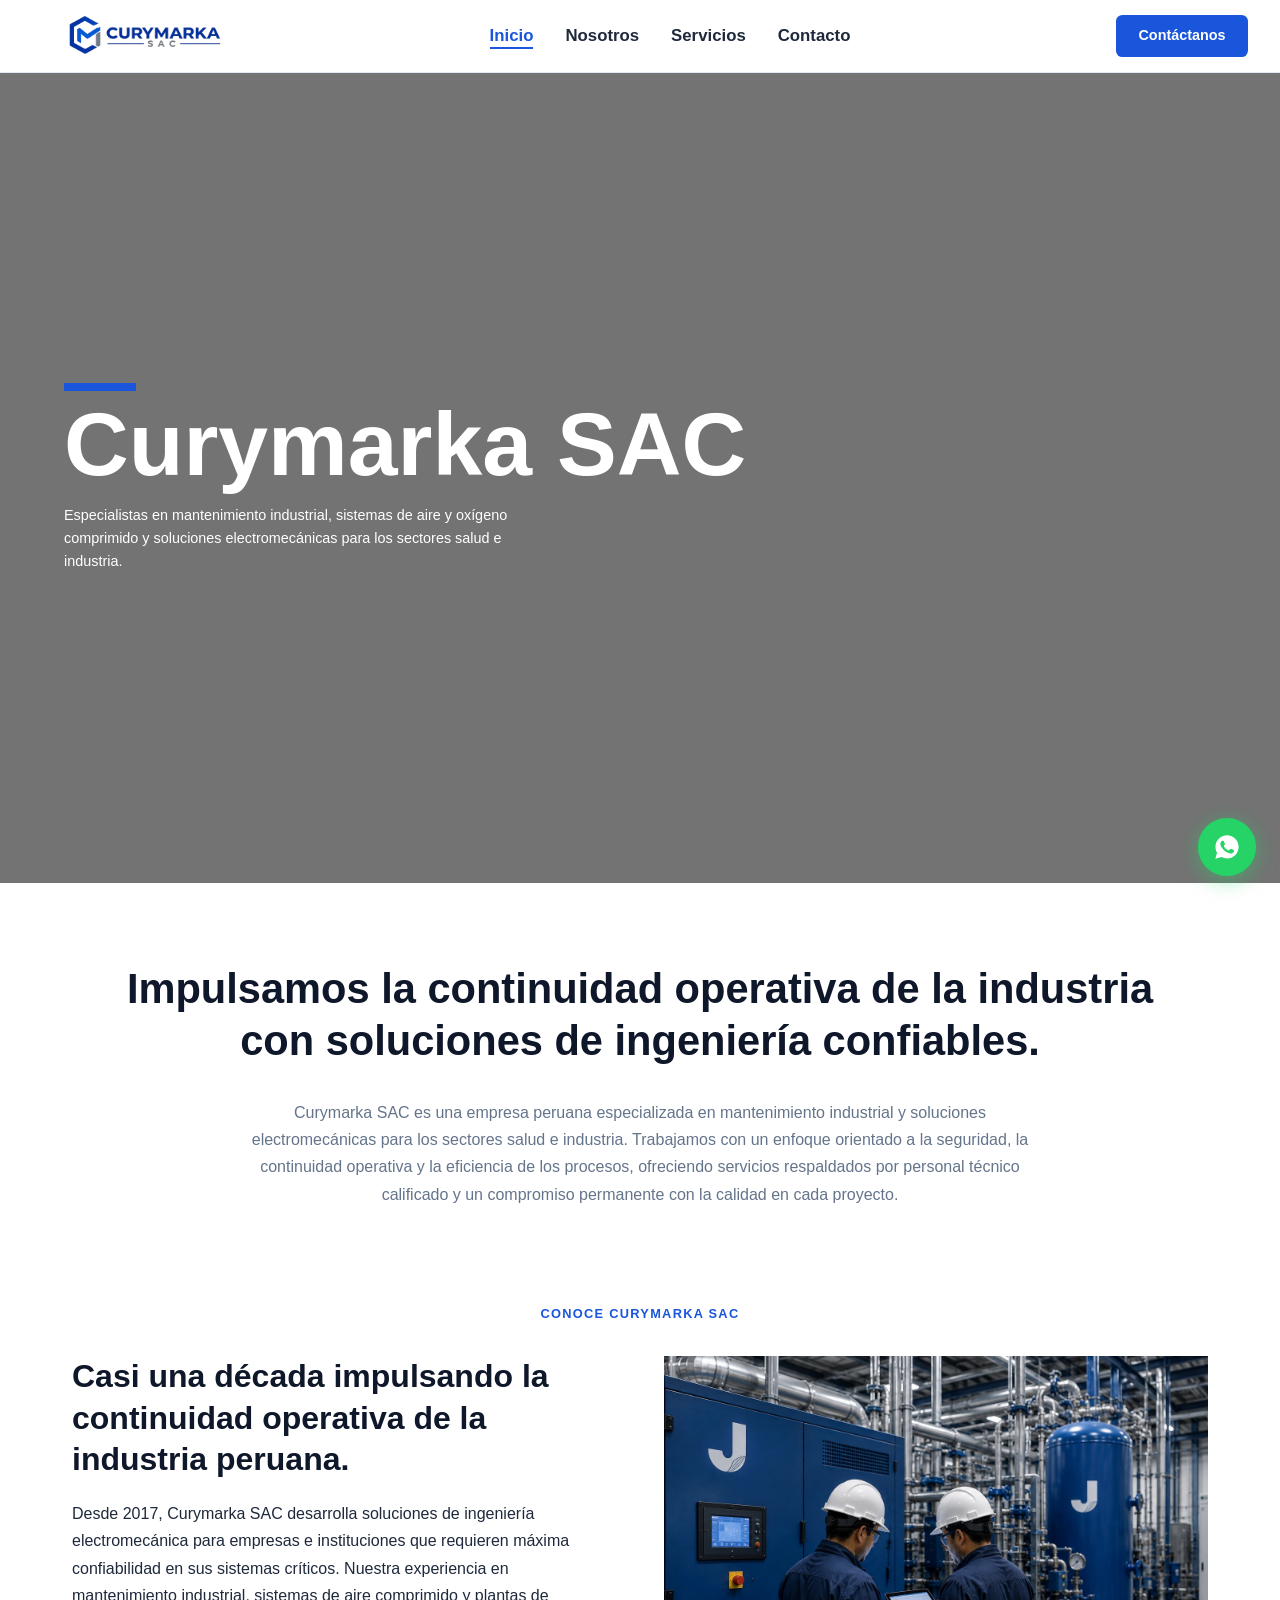
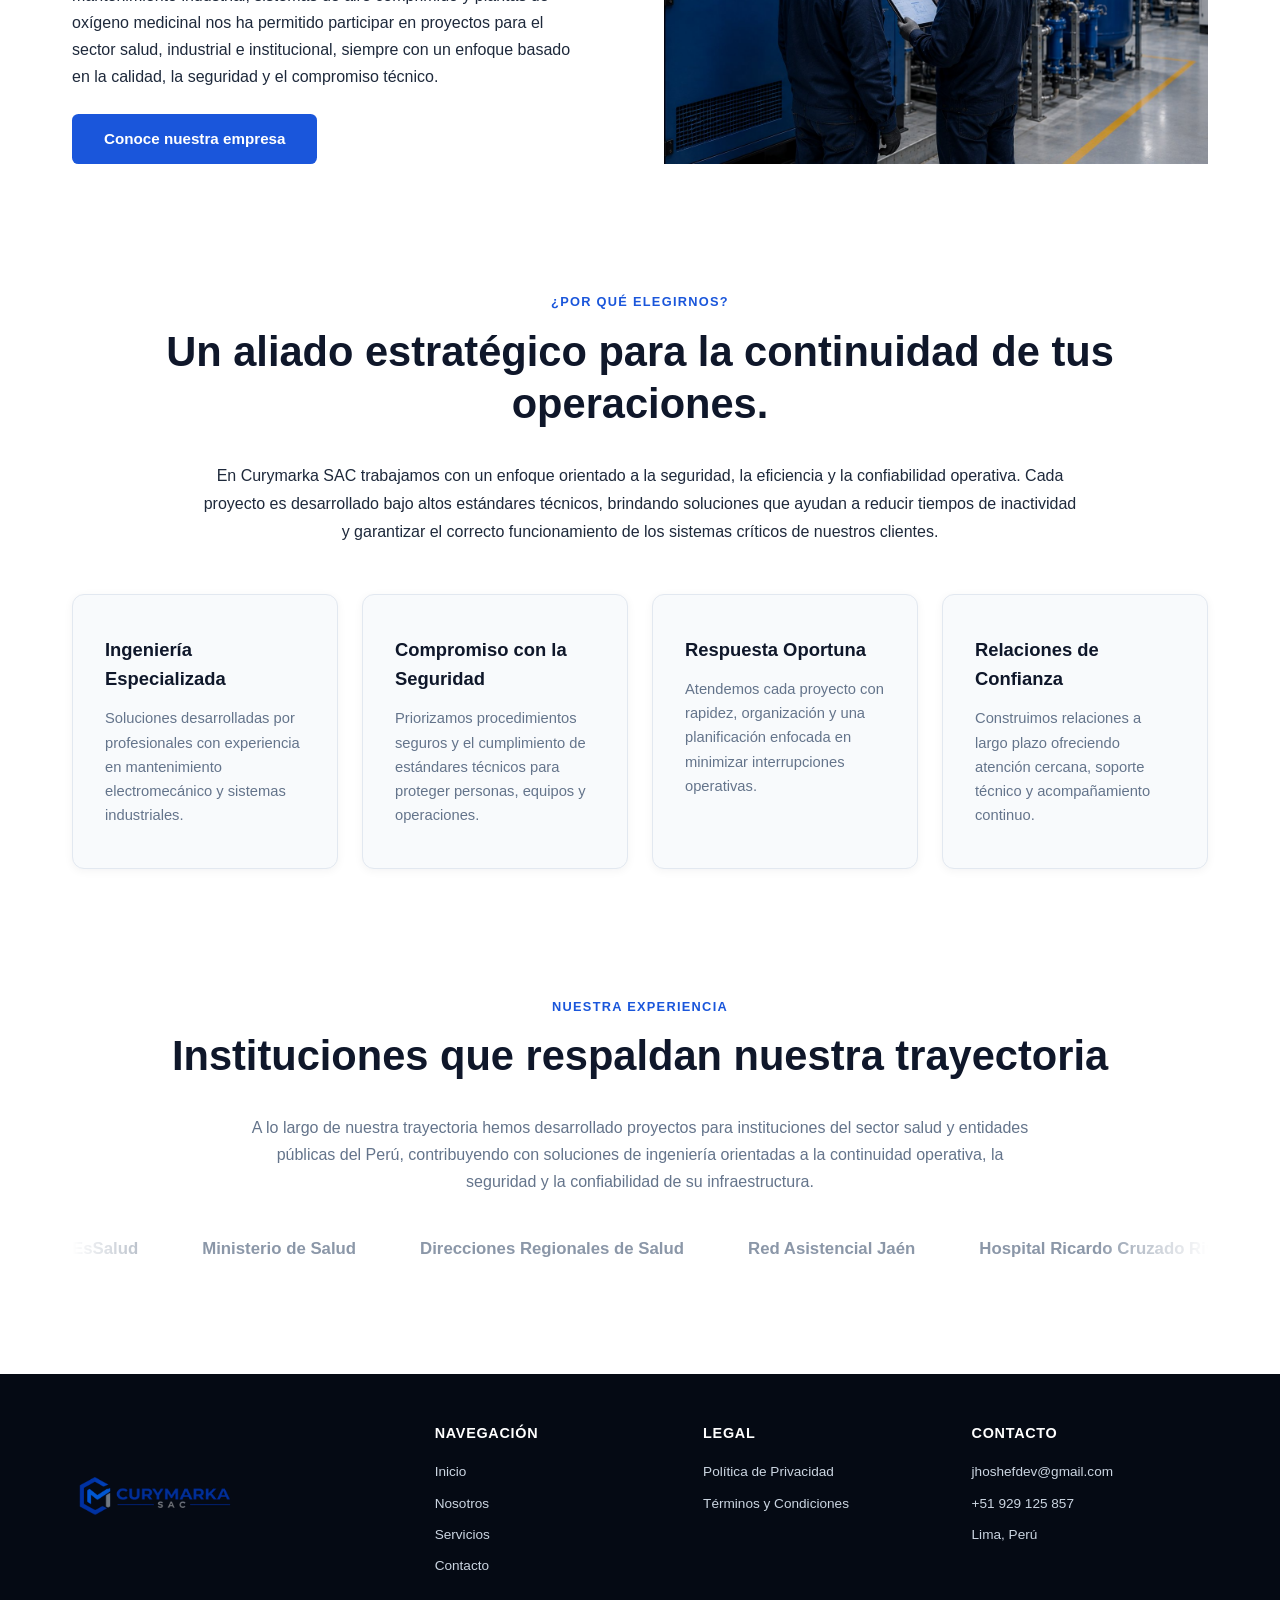
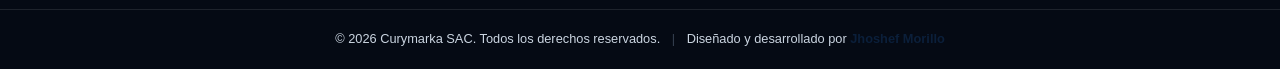
<file: index.html>
<!doctype html>
<html lang="es">
  <head>
    <meta charset="UTF-8" />
    <meta name="viewport" content="width=device-width, initial-scale=1.0" />

    <title>Curymarka SAC | Soluciones Industriales</title>
    <meta
      name="description"
      content="Curymarka SAC — Empresa especializada en soluciones industriales. Conoce nuestros servicios, experiencia y contáctanos hoy mismo."
    />
    <meta
      name="keywords"
      content="Curymarka, soluciones industriales, servicios industriales, Perú"
    />
    <meta name="author" content="Curymarka SAC" />
    <link rel="icon" href="assets/img/logo_inicio.png" />

    <link rel="stylesheet" href="assets/css/variables.css" />
    <link rel="stylesheet" href="assets/css/global.css" />
    <link rel="stylesheet" href="assets/css/header.css" />
    <link rel="stylesheet" href="assets/css/footer.css" />
    <link rel="stylesheet" href="assets/css/hero.css" />
  </head>
  <body>
    <div id="header-placeholder"></div>

    <main>
      <section class="hero">
        <!-- Video de fondo -->
        <video autoplay muted loop playsinline class="hero-video">
          <source src="assets/video/video1.mp4" type="video/mp4" />
        </video>

        <!-- Overlay -->
        <div class="hero-overlay"></div>

        <div class="hero-content hero-content--inicio">
          <span class="hero-line"></span>

          <h1>Curymarka SAC</h1>

          <p>
            Especialistas en mantenimiento industrial, sistemas de aire y
            oxígeno comprimido y soluciones electromecánicas para los sectores
            salud e industria.
          </p>
        </div>
      </section>

      <section class="section presentacion">
        <div class="container">
          <h2 class="section-title">
            Impulsamos la continuidad operativa de la industria con soluciones
            de ingeniería confiables.
          </h2>
          <p class="section-subtitle">
            Curymarka SAC es una empresa peruana especializada en mantenimiento
            industrial y soluciones electromecánicas para los sectores salud e
            industria. Trabajamos con un enfoque orientado a la seguridad, la
            continuidad operativa y la eficiencia de los procesos, ofreciendo
            servicios respaldados por personal técnico calificado y un
            compromiso permanente con la calidad en cada proyecto.
          </p>
        </div>
      </section>

      <section class="section conoce">
        <div class="container">
          <span class="section-tag"> CONOCE CURYMARKA SAC </span>

          <div class="conoce-grid">
            <div class="conoce-text">
              <h2 class="section-title-left">
                Casi una década impulsando la continuidad operativa de la
                industria peruana.
              </h2>

              <p class="section-subtitle-left">
                Desde 2017, Curymarka SAC desarrolla soluciones de ingeniería
                electromecánica para empresas e instituciones que requieren
                máxima confiabilidad en sus sistemas críticos. Nuestra
                experiencia en mantenimiento industrial, sistemas de aire
                comprimido y plantas de oxígeno medicinal nos ha permitido
                participar en proyectos para el sector salud, industrial e
                institucional, siempre con un enfoque basado en la calidad, la
                seguridad y el compromiso técnico.
              </p>

              <a href="nosotros.html" class="btn-primary">
                Conoce nuestra empresa
              </a>
            </div>

            <div class="conoce-image">
              <img
                src="assets/img/conoce-curymarka.jpg"
                alt="Equipo técnico de Curymarka SAC realizando mantenimiento industrial"
              />
            </div>
          </div>
        </div>
      </section>

      <section class="section porque">
        <div class="container">
          <span class="section-tag"> ¿POR QUÉ ELEGIRNOS? </span>

          <h2 class="section-title">
            Un aliado estratégico para la continuidad de tus operaciones.
          </h2>

          <p class="section-description">
            En Curymarka SAC trabajamos con un enfoque orientado a la seguridad,
            la eficiencia y la confiabilidad operativa. Cada proyecto es
            desarrollado bajo altos estándares técnicos, brindando soluciones
            que ayudan a reducir tiempos de inactividad y garantizar el correcto
            funcionamiento de los sistemas críticos de nuestros clientes.
          </p>

          <div class="porque-grid">
            <div class="porque-card">
              <h3>Ingeniería Especializada</h3>

              <p>
                Soluciones desarrolladas por profesionales con experiencia en
                mantenimiento electromecánico y sistemas industriales.
              </p>
            </div>

            <div class="porque-card">
              <h3>Compromiso con la Seguridad</h3>

              <p>
                Priorizamos procedimientos seguros y el cumplimiento de
                estándares técnicos para proteger personas, equipos y
                operaciones.
              </p>
            </div>

            <div class="porque-card">
              <h3>Respuesta Oportuna</h3>

              <p>
                Atendemos cada proyecto con rapidez, organización y una
                planificación enfocada en minimizar interrupciones operativas.
              </p>
            </div>

            <div class="porque-card">
              <h3>Relaciones de Confianza</h3>

              <p>
                Construimos relaciones a largo plazo ofreciendo atención
                cercana, soporte técnico y acompañamiento continuo.
              </p>
            </div>
          </div>
        </div>
      </section>

      <section class="section clientes">
        <div class="container">
          <span class="section-tag"> NUESTRA EXPERIENCIA </span>

          <h2 class="section-title">
            Instituciones que respaldan nuestra trayectoria
          </h2>

          <p class="section-subtitle">
            A lo largo de nuestra trayectoria hemos desarrollado proyectos para
            instituciones del sector salud y entidades públicas del Perú,
            contribuyendo con soluciones de ingeniería orientadas a la
            continuidad operativa, la seguridad y la confiabilidad de su
            infraestructura.
          </p>

          <div class="clientes-track">
            <div class="clientes-slide">
              <span class="cliente-nombre">EsSalud</span>
              <span class="cliente-nombre">Ministerio de Salud</span>
              <span class="cliente-nombre"
                >Direcciones Regionales de Salud</span
              >
              <span class="cliente-nombre">Red Asistencial Jaén</span>
              <span class="cliente-nombre"
                >Hospital Ricardo Cruzado Rivarola</span
              >
            </div>
          </div>
        </div>
      </section>
    </main>

    <div id="footer-placeholder"></div>

    <script src="assets/js/main.js"></script>
    <script src="assets/js/partials.js"></script>
  </body>
</html>
</file>
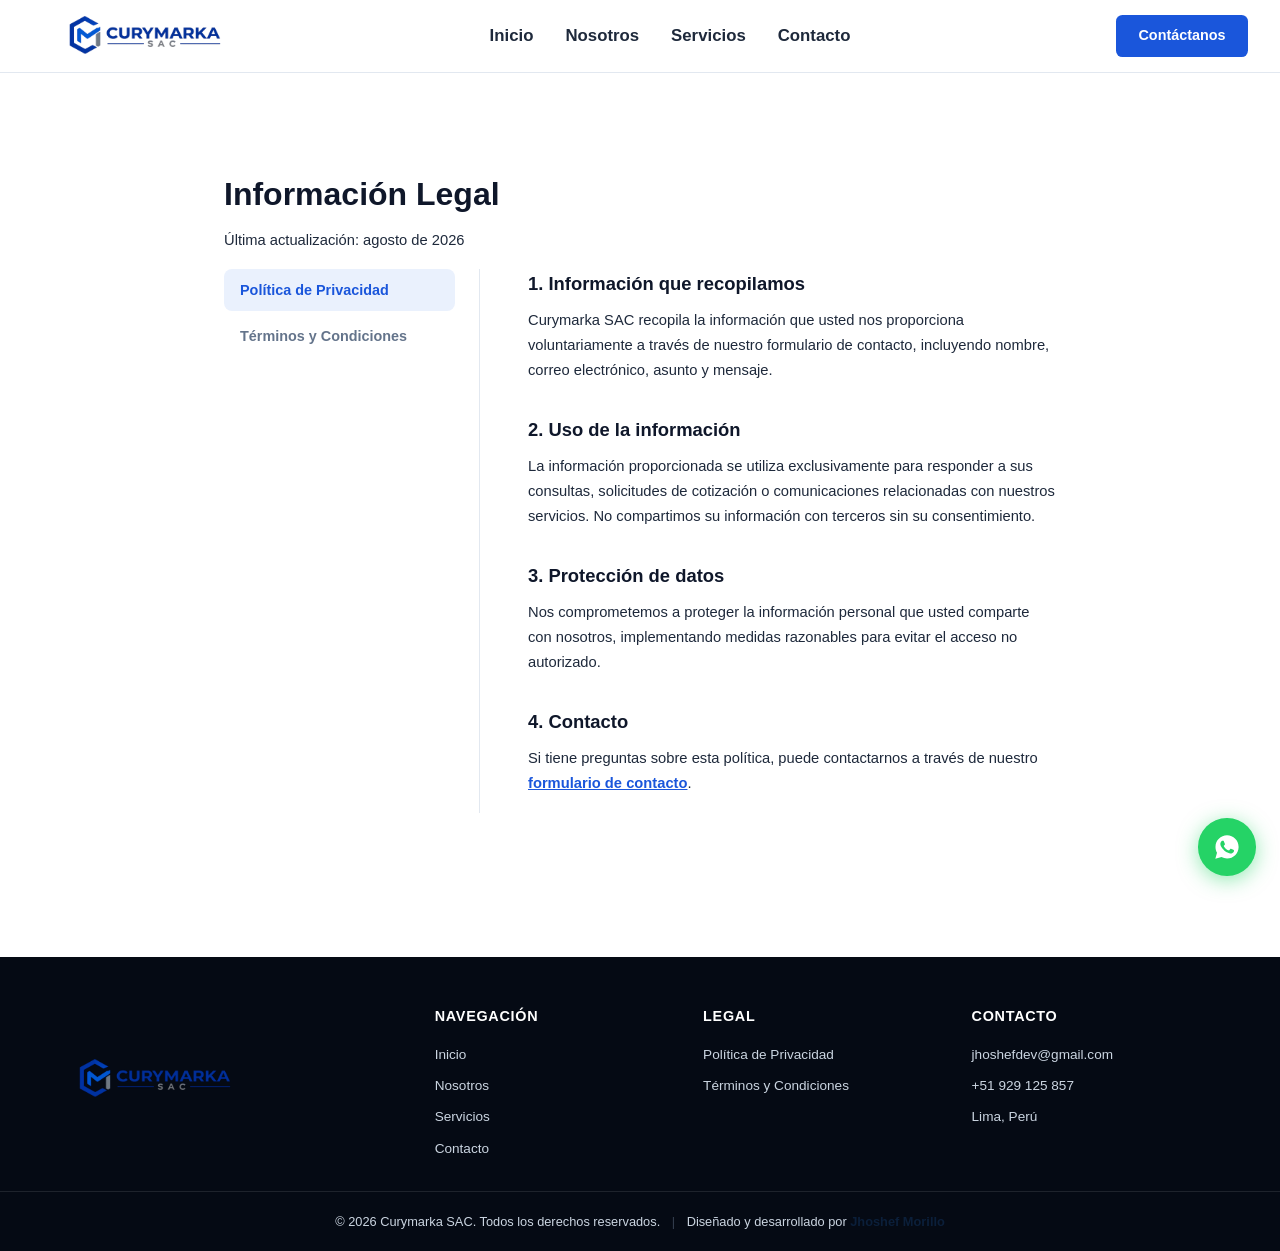
<file: legal.html>
<!doctype html>
<html lang="es">
  <head>
    <meta charset="UTF-8" />
    <meta name="viewport" content="width=device-width, initial-scale=1.0" />

    <title>Política de Privacidad y Términos | Curymarka SAC</title>
    <meta name="author" content="Curymarka SAC" />

    <link rel="icon" href="assets/img/logo_inicio.png" />
    <link rel="stylesheet" href="assets/css/variables.css" />
    <link rel="stylesheet" href="assets/css/global.css" />
    <link rel="stylesheet" href="assets/css/header.css" />
    <link rel="stylesheet" href="assets/css/footer.css" />
    <link rel="stylesheet" href="assets/css/legal.css" />
  </head>
  <body>
    <div id="header-placeholder"></div>

    <main>
      <section class="section legal-page">
        <div class="container legal-container">
          <h1>Información Legal</h1>
          <p class="legal-fecha">Última actualización: agosto de 2026</p>

          <div class="legal-layout">
            <div class="legal-sidebar" id="legal-tabs">
              <button
                type="button"
                class="legal-tab-btn activo"
                data-tab="privacidad"
              >
                Política de Privacidad
              </button>
              <button type="button" class="legal-tab-btn" data-tab="terminos">
                Términos y Condiciones
              </button>
            </div>

            <div class="legal-panel">
              <div class="legal-contenido" id="tab-privacidad">
                <h2>1. Información que recopilamos</h2>
                <p>
                  Curymarka SAC recopila la información que usted nos
                  proporciona voluntariamente a través de nuestro formulario de
                  contacto, incluyendo nombre, correo electrónico, asunto y
                  mensaje.
                </p>

                <h2>2. Uso de la información</h2>
                <p>
                  La información proporcionada se utiliza exclusivamente para
                  responder a sus consultas, solicitudes de cotización o
                  comunicaciones relacionadas con nuestros servicios. No
                  compartimos su información con terceros sin su consentimiento.
                </p>

                <h2>3. Protección de datos</h2>
                <p>
                  Nos comprometemos a proteger la información personal que usted
                  comparte con nosotros, implementando medidas razonables para
                  evitar el acceso no autorizado.
                </p>

                <h2>4. Contacto</h2>
                <p>
                  Si tiene preguntas sobre esta política, puede contactarnos a
                  través de nuestro
                  <a href="contacto.html">formulario de contacto</a>.
                </p>
              </div>

              <div class="legal-contenido" id="tab-terminos" hidden>
                <h2>1. Objeto del sitio web</h2>
                <p>
                  Este sitio web tiene como finalidad brindar información sobre
                  Curymarka SAC, sus servicios y facilitar el contacto con
                  potenciales clientes. No constituye una plataforma de venta en
                  línea.
                </p>

                <h2>2. Uso del contenido</h2>
                <p>
                  El contenido de este sitio (textos, imágenes y diseño) es
                  propiedad de Curymarka SAC y no puede ser reproducido total o
                  parcialmente sin autorización previa.
                </p>

                <h2>3. Formulario de contacto</h2>
                <p>
                  Al enviar información a través de nuestro formulario de
                  contacto, usted declara que los datos proporcionados son
                  verídicos y acepta ser contactado por Curymarka SAC en
                  relación a su consulta.
                </p>

                <h2>4. Modificaciones</h2>
                <p>
                  Curymarka SAC se reserva el derecho de modificar estos
                  términos en cualquier momento, publicando la versión
                  actualizada en esta misma página.
                </p>
              </div>
            </div>
          </div>
        </div>
      </section>
    </main>

    <div id="footer-placeholder"></div>

    <script src="assets/js/main.js"></script>
    <script src="assets/js/partials.js"></script>
  </body>
</html>
</file>
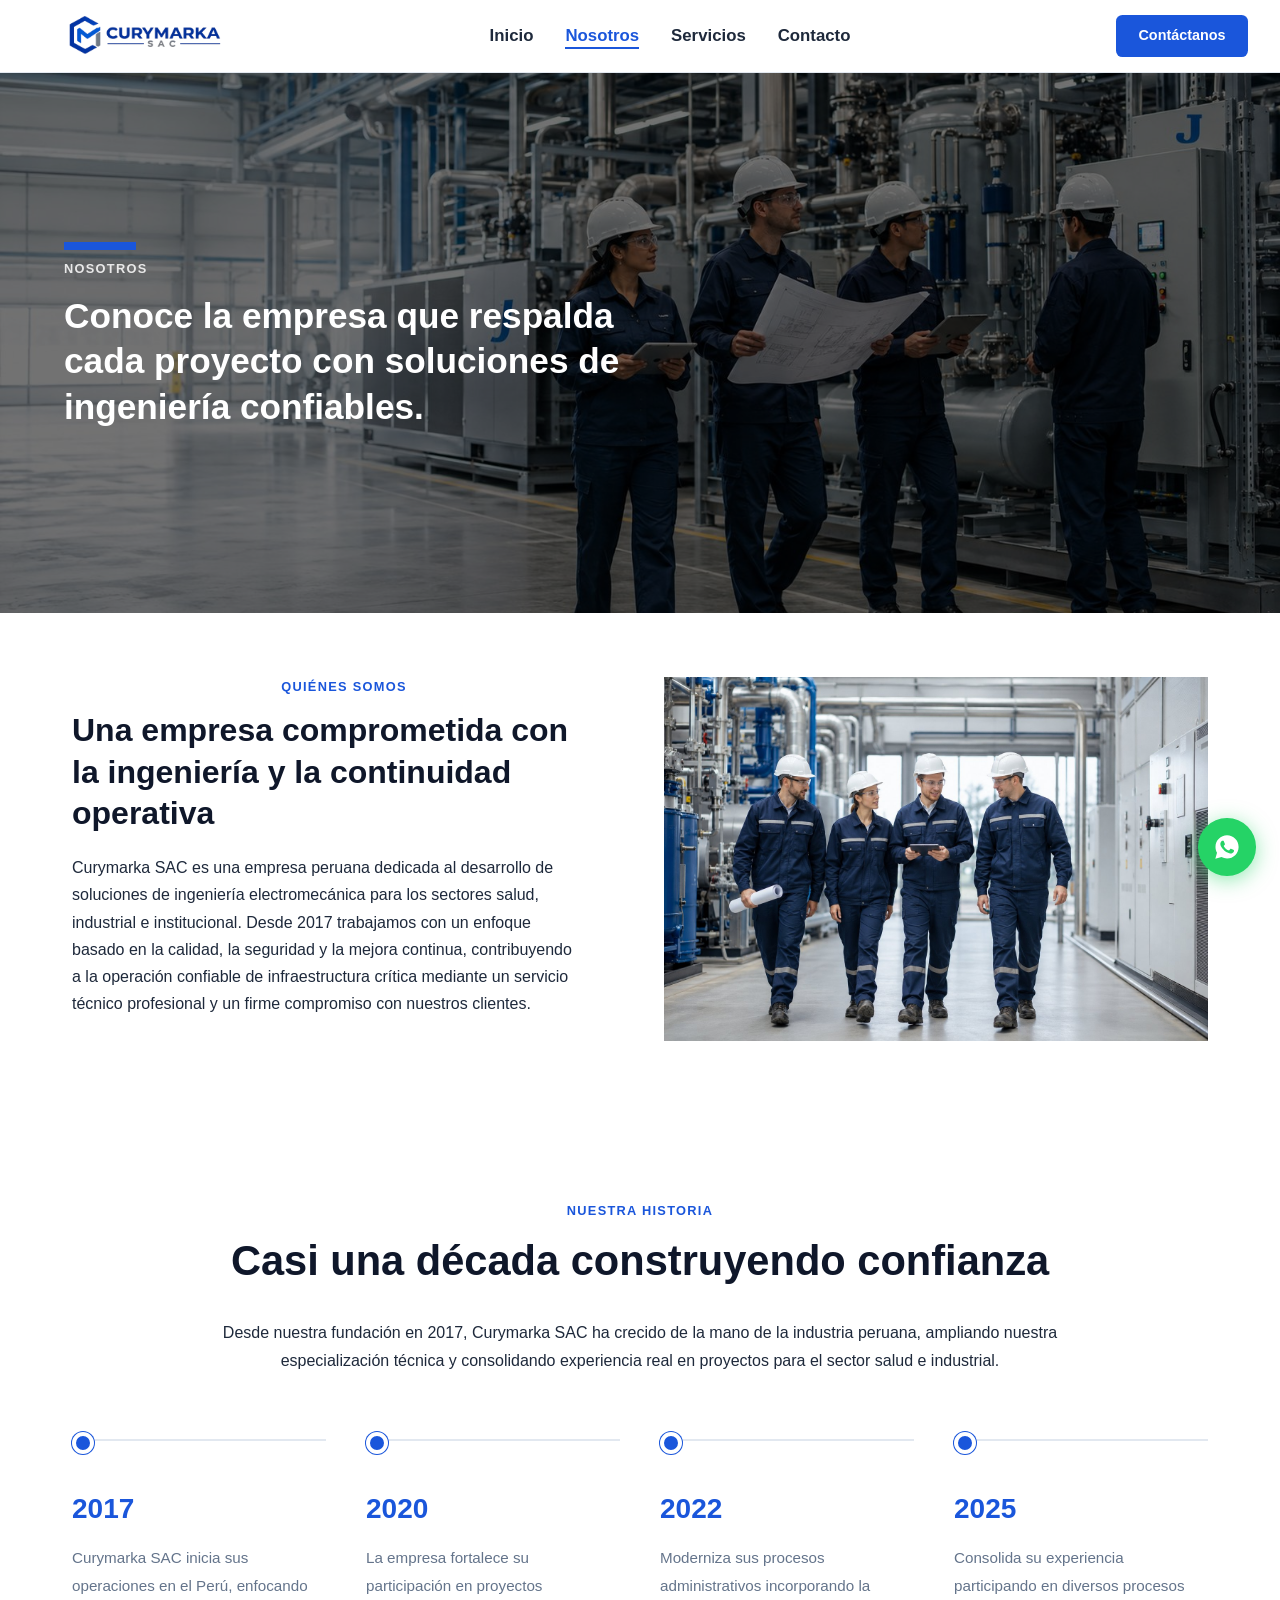
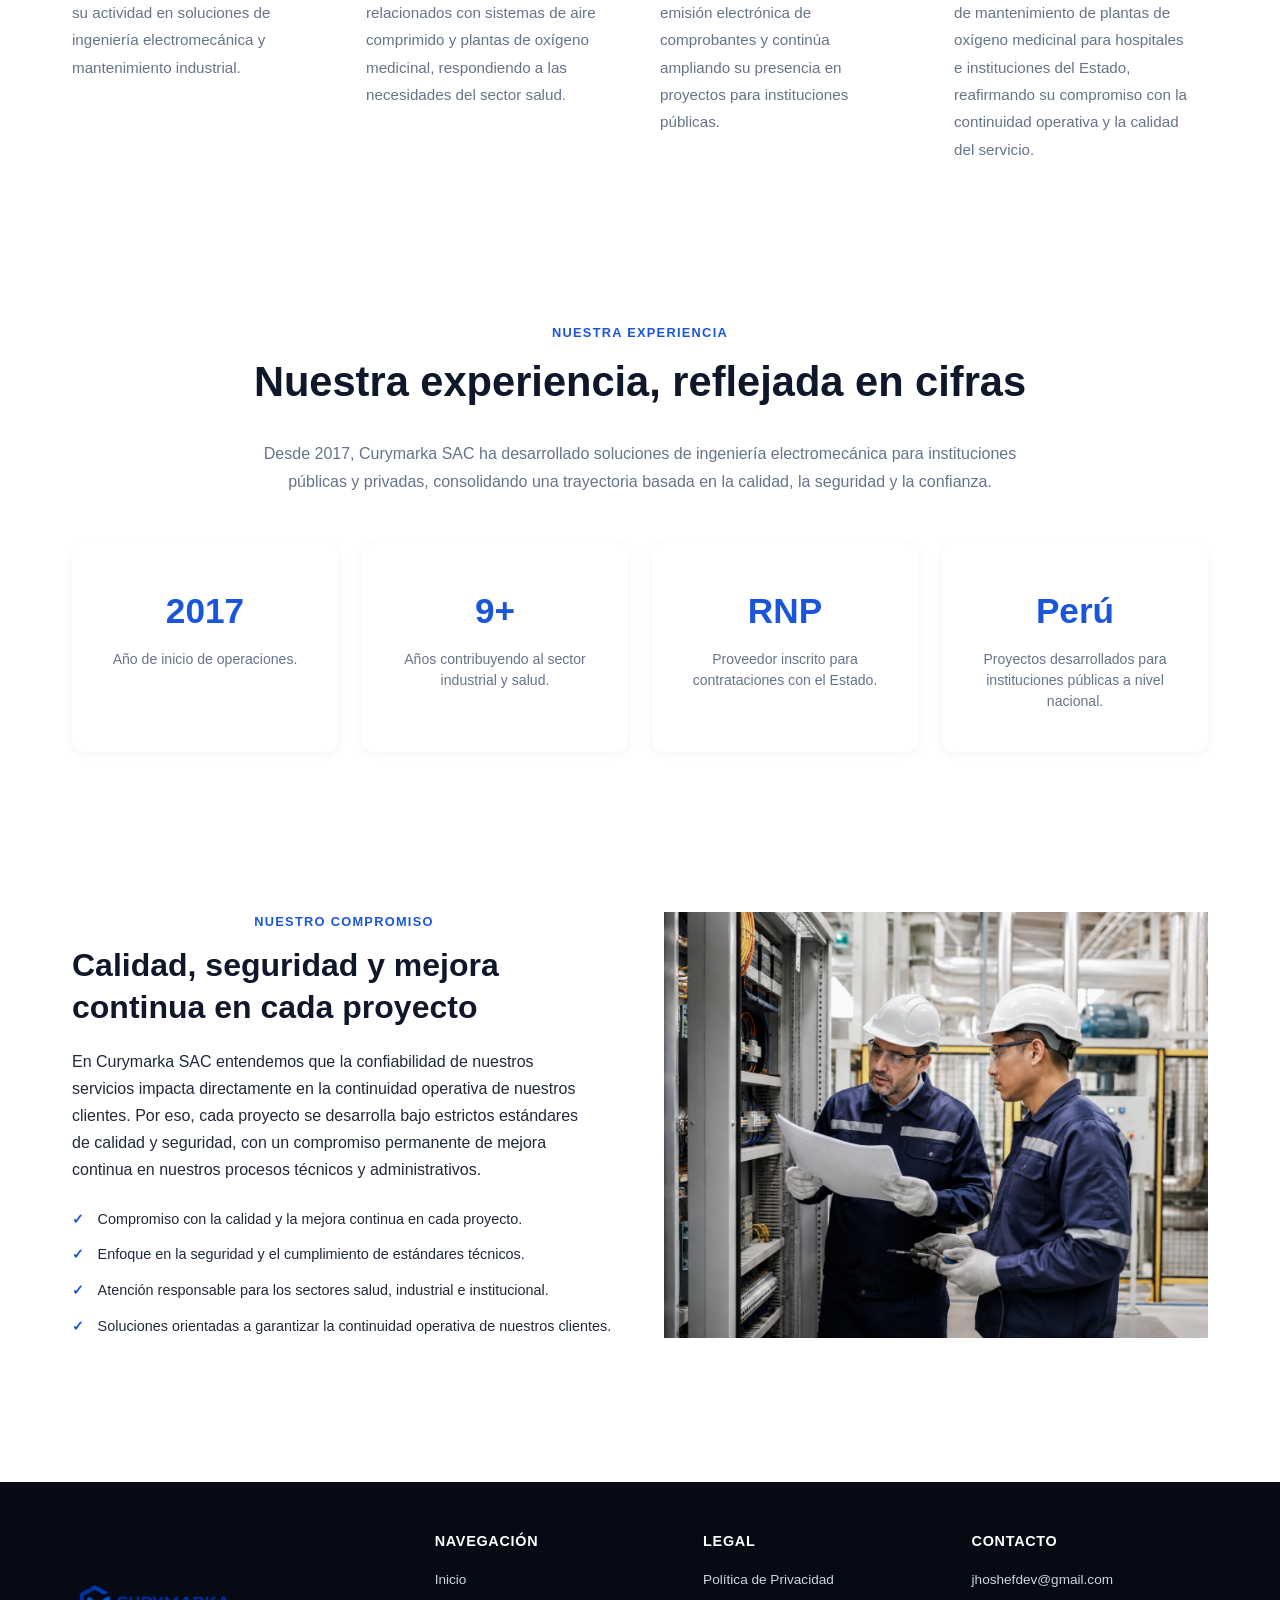
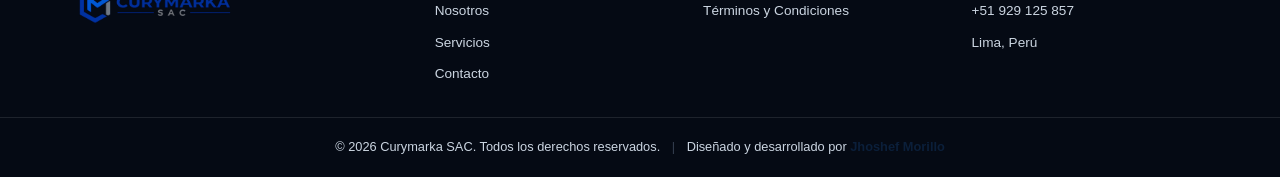
<file: nosotros.html>
<!doctype html>
<html lang="es">
  <head>
    <meta charset="UTF-8" />
    <meta name="viewport" content="width=device-width, initial-scale=1.0" />

    <title>Nosotros | Curymarka SAC</title>
    <meta
      name="description"
      content="Conoce la trayectoria de Curymarka SAC, empresa peruana especializada en mantenimiento industrial y soluciones electromecánicas desde 2017."
    />
    <meta name="author" content="Curymarka SAC" />

    <link rel="icon" href="assets/img/logo_inicio.png" />
    <link rel="stylesheet" href="assets/css/variables.css" />
    <link rel="stylesheet" href="assets/css/global.css" />
    <link rel="stylesheet" href="assets/css/header.css" />
    <link rel="stylesheet" href="assets/css/footer.css" />
    <link rel="stylesheet" href="assets/css/hero.css" />
    <link rel="stylesheet" href="assets/css/nosotros.css" />
  </head>
  <body>
    <div id="header-placeholder"></div>

    <main>
      <section class="page-banner">
        <img
          src="assets/img/banner-nosotros.jpg"
          alt="Curymarka SAC - Nosotros"
          class="page-banner-img"
        />
        <div class="hero-overlay"></div>

        <div class="hero-content">
          <span class="hero-line"></span>
          <span class="section-tag section-tag-white">NOSOTROS</span>
          <h1>
            Conoce la empresa que respalda cada proyecto con soluciones de
            ingeniería confiables.
          </h1>
        </div>
      </section>

      <section class="section quienes-somos">
        <div class="container quienes-grid">
          <div class="quienes-text">
            <span class="section-tag">QUIÉNES SOMOS</span>
            <h2 class="section-title-left">
              Una empresa comprometida con la ingeniería y la continuidad
              operativa
            </h2>

            <p class="section-subtitle-left">
              Curymarka SAC es una empresa peruana dedicada al desarrollo de
              soluciones de ingeniería electromecánica para los sectores salud,
              industrial e institucional. Desde 2017 trabajamos con un enfoque
              basado en la calidad, la seguridad y la mejora continua,
              contribuyendo a la operación confiable de infraestructura crítica
              mediante un servicio técnico profesional y un firme compromiso con
              nuestros clientes.
            </p>
          </div>

          <div class="quienes-image">
            <img
              src="assets/img/equipo-curymarka.jpg"
              alt="Equipo técnico de Curymarka SAC"
            />
          </div>
        </div>
      </section>

      <section class="section historia">
        <div class="container">
          <span class="section-tag">NUESTRA HISTORIA</span>
          <h2 class="section-title">Casi una década construyendo confianza</h2>
          <p class="section-description">
            Desde nuestra fundación en 2017, Curymarka SAC ha crecido de la mano
            de la industria peruana, ampliando nuestra especialización técnica y
            consolidando experiencia real en proyectos para el sector salud e
            industrial.
          </p>

          <div class="historia-timeline">
            <div class="historia-item">
              <span class="historia-año">2017</span>
              <p>
                Curymarka SAC inicia sus operaciones en el Perú, enfocando su
                actividad en soluciones de ingeniería electromecánica y
                mantenimiento industrial.
              </p>
            </div>

            <div class="historia-item">
              <span class="historia-año">2020</span>
              <p>
                La empresa fortalece su participación en proyectos relacionados
                con sistemas de aire comprimido y plantas de oxígeno medicinal,
                respondiendo a las necesidades del sector salud.
              </p>
            </div>

            <div class="historia-item">
              <span class="historia-año">2022</span>
              <p>
                Moderniza sus procesos administrativos incorporando la emisión
                electrónica de comprobantes y continúa ampliando su presencia en
                proyectos para instituciones públicas.
              </p>
            </div>

            <div class="historia-item">
              <span class="historia-año">2025</span>
              <p>
                Consolida su experiencia participando en diversos procesos de
                mantenimiento de plantas de oxígeno medicinal para hospitales e
                instituciones del Estado, reafirmando su compromiso con la
                continuidad operativa y la calidad del servicio.
              </p>
            </div>
          </div>
        </div>
      </section>

      <section class="section experiencia">
        <div class="container">
          <span class="section-tag"> NUESTRA EXPERIENCIA </span>

          <h2 class="section-title">
            Nuestra experiencia, reflejada en cifras
          </h2>

          <p class="section-subtitle">
            Desde 2017, Curymarka SAC ha desarrollado soluciones de ingeniería
            electromecánica para instituciones públicas y privadas, consolidando
            una trayectoria basada en la calidad, la seguridad y la confianza.
          </p>

          <div class="experiencia-grid">
            <div class="experiencia-card">
              <span class="experiencia-numero">2017</span>
              <p>Año de inicio de operaciones.</p>
            </div>

            <div class="experiencia-card">
              <span class="experiencia-numero">9+</span>
              <p>Años contribuyendo al sector industrial y salud.</p>
            </div>

            <div class="experiencia-card">
              <span class="experiencia-numero">RNP</span>
              <p>Proveedor inscrito para contrataciones con el Estado.</p>
            </div>

            <div class="experiencia-card">
              <span class="experiencia-numero">Perú</span>
              <p>
                Proyectos desarrollados para instituciones públicas a nivel
                nacional.
              </p>
            </div>
          </div>
        </div>
      </section>

      <section class="section compromiso">
        <div class="container compromiso-grid">
          <div class="compromiso-text">
            <span class="section-tag">NUESTRO COMPROMISO</span>
            <h2 class="section-title-left">
              Calidad, seguridad y mejora continua en cada proyecto
            </h2>
            <p class="section-subtitle-left">
              En Curymarka SAC entendemos que la confiabilidad de nuestros
              servicios impacta directamente en la continuidad operativa de
              nuestros clientes. Por eso, cada proyecto se desarrolla bajo
              estrictos estándares de calidad y seguridad, con un compromiso
              permanente de mejora continua en nuestros procesos técnicos y
              administrativos.
            </p>

            <ul class="compromiso-lista">
              <li>
                Compromiso con la calidad y la mejora continua en cada proyecto.
              </li>
              <li>
                Enfoque en la seguridad y el cumplimiento de estándares
                técnicos.
              </li>
              <li>
                Atención responsable para los sectores salud, industrial e
                institucional.
              </li>
              <li>
                Soluciones orientadas a garantizar la continuidad operativa de
                nuestros clientes.
              </li>
            </ul>
          </div>

          <div class="compromiso-image">
            <img
              src="assets/img/compromiso-curymarka.jpg"
              alt="Compromiso de Curymarka SAC"
            />
          </div>
        </div>
      </section>
    </main>

    <div id="footer-placeholder"></div>

    <script src="assets/js/main.js"></script>
    <script src="assets/js/partials.js"></script>
  </body>
</html>
</file>
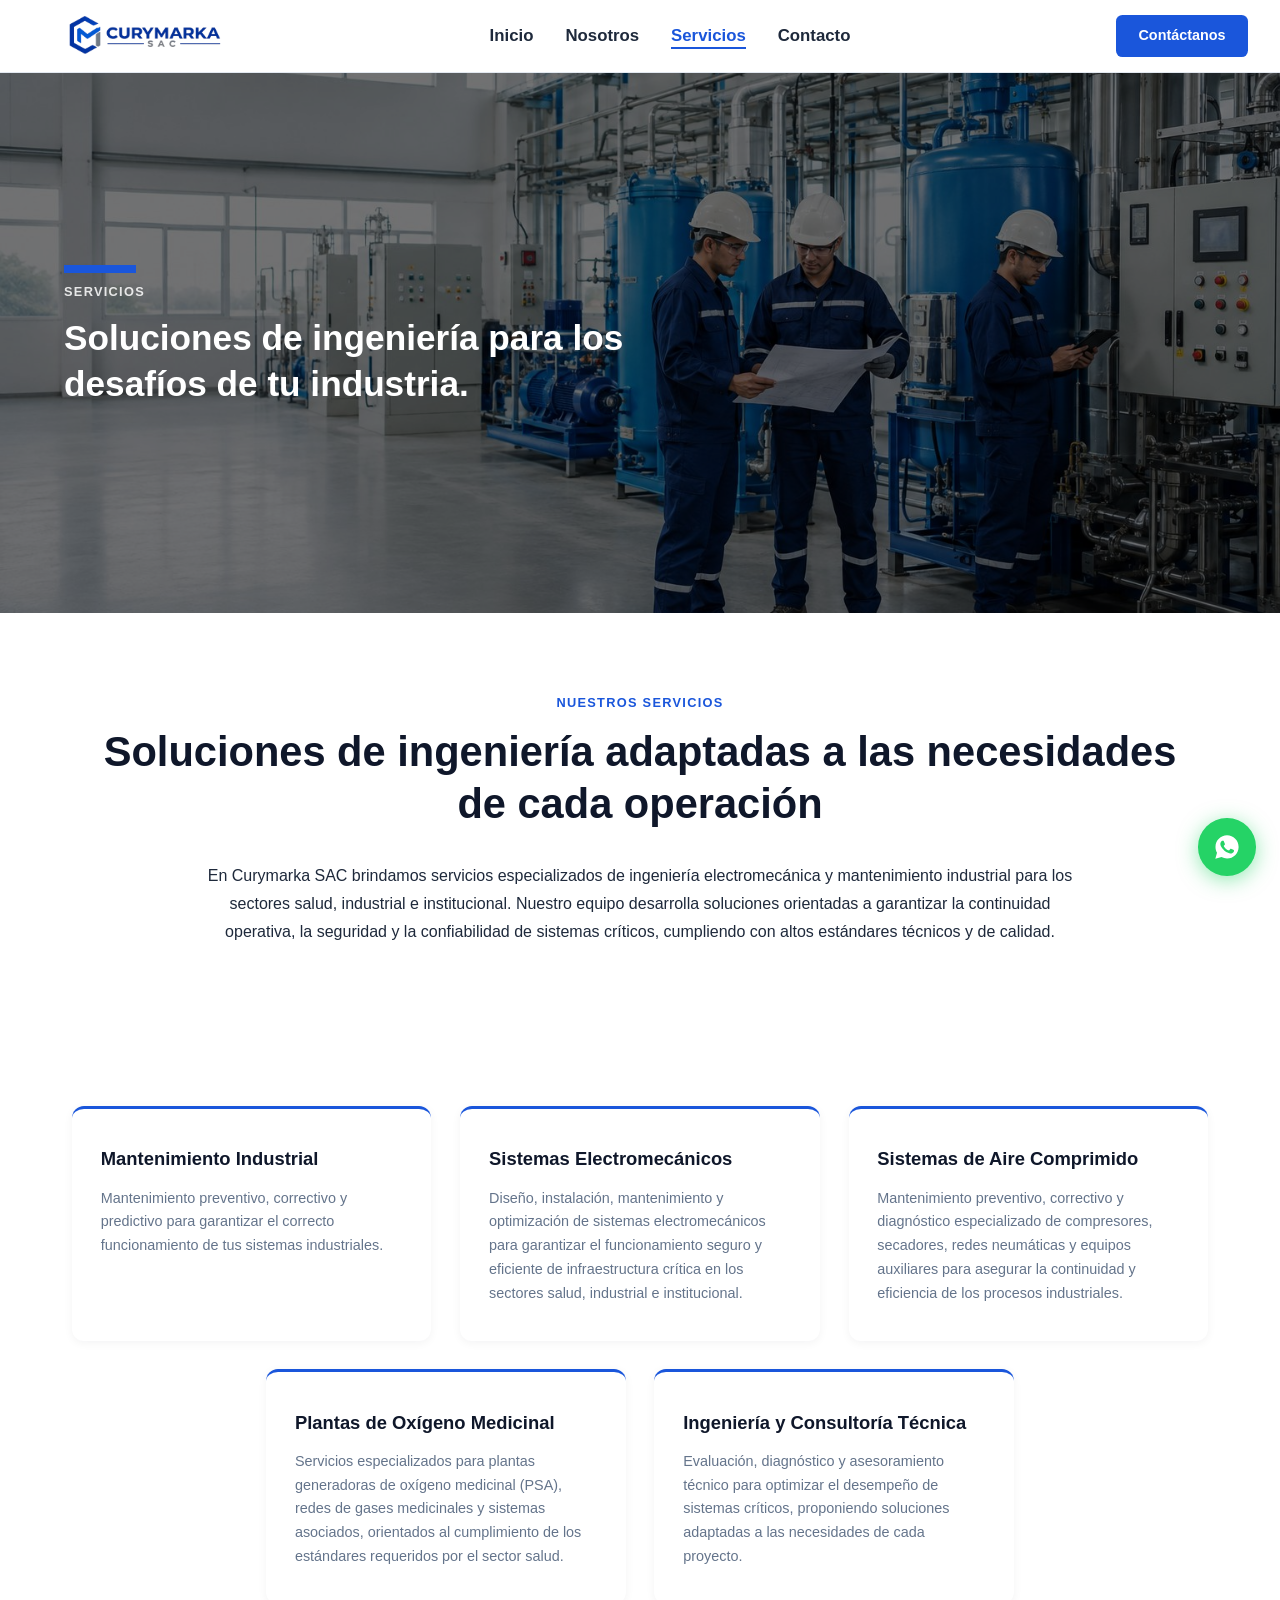
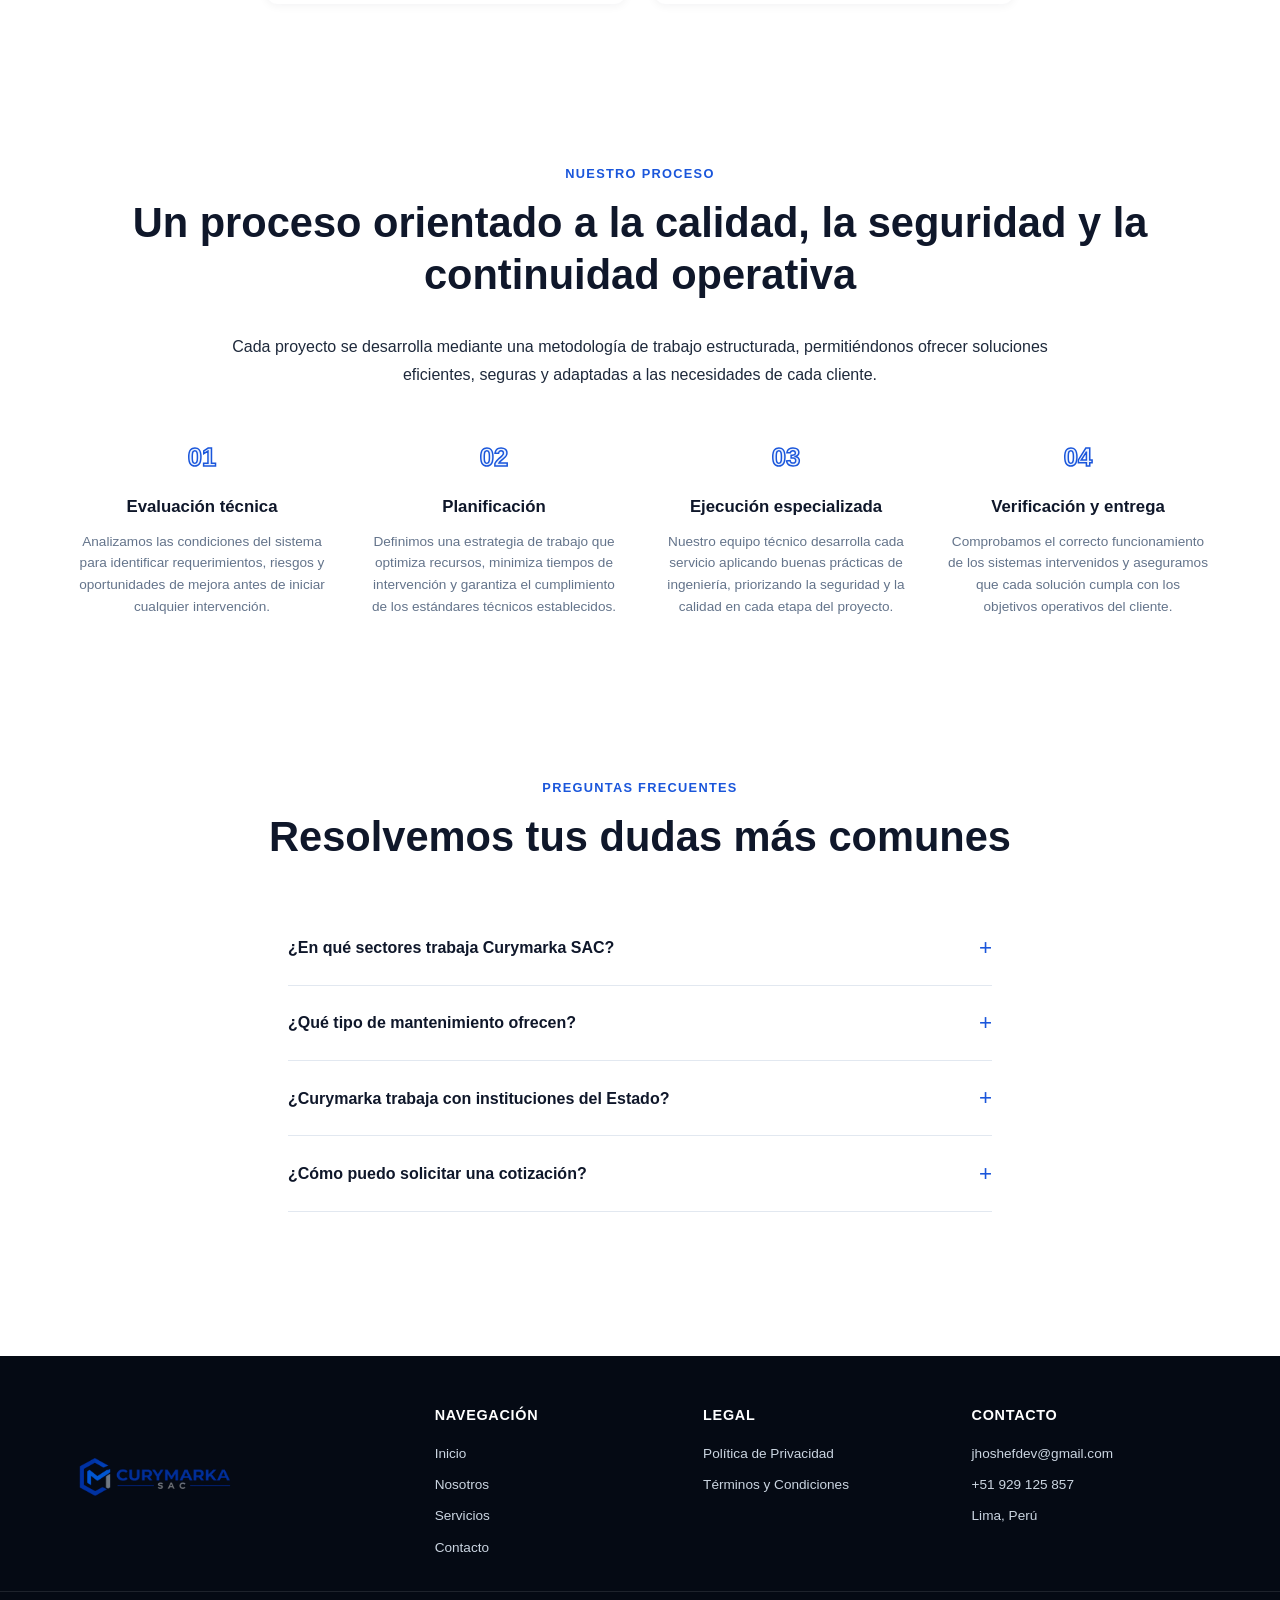
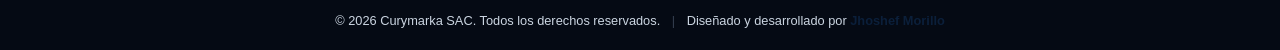
<file: servicios.html>
<!doctype html>
<html lang="es">
  <head>
    <meta charset="UTF-8" />
    <meta name="viewport" content="width=device-width, initial-scale=1.0" />

    <title>Servicios | Curymarka SAC</title>
    <meta
      name="description"
      content="Conoce los servicios de mantenimiento industrial, sistemas de aire comprimido y oxígeno medicinal que ofrece Curymarka SAC."
    />
    <meta name="author" content="Curymarka SAC" />

    <link rel="icon" href="assets/img/logo_inicio.png" />
    <link rel="stylesheet" href="assets/css/variables.css" />
    <link rel="stylesheet" href="assets/css/global.css" />
    <link rel="stylesheet" href="assets/css/header.css" />
    <link rel="stylesheet" href="assets/css/footer.css" />
    <link rel="stylesheet" href="assets/css/hero.css" />
    <link rel="stylesheet" href="assets/css/nosotros.css" />
    <link rel="stylesheet" href="assets/css/servicios.css" />
  </head>
  <body>
    <div id="header-placeholder"></div>

    <main>
      <section class="page-banner">
        <img
          src="assets/img/banner-servicios.jpg"
          alt="Curymarka SAC - Servicios"
          class="page-banner-img"
        />
        <div class="hero-overlay"></div>

        <div class="hero-content">
          <span class="hero-line"></span>
          <span class="section-tag section-tag-white">SERVICIOS</span>
          <h1>Soluciones de ingeniería para los desafíos de tu industria.</h1>
        </div>
      </section>

      <section class="section servicios-intro">
        <div class="container">
          <span class="section-tag">NUESTROS SERVICIOS</span>

          <h2 class="section-title">
            Soluciones de ingeniería adaptadas a las necesidades de cada
            operación
          </h2>

          <p class="section-description">
            En Curymarka SAC brindamos servicios especializados de ingeniería
            electromecánica y mantenimiento industrial para los sectores salud,
            industrial e institucional. Nuestro equipo desarrolla soluciones
            orientadas a garantizar la continuidad operativa, la seguridad y la
            confiabilidad de sistemas críticos, cumpliendo con altos estándares
            técnicos y de calidad.
          </p>
        </div>
      </section>

      <section class="section servicios-lista">
        <div class="container">
          <div class="servicios-grid">
            <div class="servicio-card">
              <h3>Mantenimiento Industrial</h3>
              <p>
                Mantenimiento preventivo, correctivo y predictivo para
                garantizar el correcto funcionamiento de tus sistemas
                industriales.
              </p>
            </div>

            <div class="servicio-card">
              <h3>Sistemas Electromecánicos</h3>
              <p>
                Diseño, instalación, mantenimiento y optimización de sistemas
                electromecánicos para garantizar el funcionamiento seguro y
                eficiente de infraestructura crítica en los sectores salud,
                industrial e institucional.
              </p>
            </div>

            <div class="servicio-card">
              <h3>Sistemas de Aire Comprimido</h3>
              <p>
                Mantenimiento preventivo, correctivo y diagnóstico especializado
                de compresores, secadores, redes neumáticas y equipos auxiliares
                para asegurar la continuidad y eficiencia de los procesos
                industriales.
              </p>
            </div>

            <div class="servicio-card">
              <h3>Plantas de Oxígeno Medicinal</h3>
              <p>
                Servicios especializados para plantas generadoras de oxígeno
                medicinal (PSA), redes de gases medicinales y sistemas
                asociados, orientados al cumplimiento de los estándares
                requeridos por el sector salud.
              </p>
            </div>

            <div class="servicio-card">
              <h3>Ingeniería y Consultoría Técnica</h3>
              <p>
                Evaluación, diagnóstico y asesoramiento técnico para optimizar
                el desempeño de sistemas críticos, proponiendo soluciones
                adaptadas a las necesidades de cada proyecto.
              </p>
            </div>
          </div>
        </div>
      </section>

      <section class="section proceso">
        <div class="container">
          <span class="section-tag"> NUESTRO PROCESO </span>

          <h2 class="section-title">
            Un proceso orientado a la calidad, la seguridad y la continuidad
            operativa
          </h2>

          <p class="section-description">
            Cada proyecto se desarrolla mediante una metodología de trabajo
            estructurada, permitiéndonos ofrecer soluciones eficientes, seguras
            y adaptadas a las necesidades de cada cliente.
          </p>

          <div class="proceso-grid">
            <div class="proceso-item">
              <span class="proceso-numero">01</span>

              <h3>Evaluación técnica</h3>

              <p>
                Analizamos las condiciones del sistema para identificar
                requerimientos, riesgos y oportunidades de mejora antes de
                iniciar cualquier intervención.
              </p>
            </div>

            <div class="proceso-item">
              <span class="proceso-numero">02</span>

              <h3>Planificación</h3>

              <p>
                Definimos una estrategia de trabajo que optimiza recursos,
                minimiza tiempos de intervención y garantiza el cumplimiento de
                los estándares técnicos establecidos.
              </p>
            </div>

            <div class="proceso-item">
              <span class="proceso-numero">03</span>

              <h3>Ejecución especializada</h3>

              <p>
                Nuestro equipo técnico desarrolla cada servicio aplicando buenas
                prácticas de ingeniería, priorizando la seguridad y la calidad
                en cada etapa del proyecto.
              </p>
            </div>

            <div class="proceso-item">
              <span class="proceso-numero">04</span>

              <h3>Verificación y entrega</h3>

              <p>
                Comprobamos el correcto funcionamiento de los sistemas
                intervenidos y aseguramos que cada solución cumpla con los
                objetivos operativos del cliente.
              </p>
            </div>
          </div>
        </div>
      </section>

      <section class="section faq">
        <div class="container">
          <span class="section-tag">PREGUNTAS FRECUENTES</span>
          <h2 class="section-title">Resolvemos tus dudas más comunes</h2>

          <div class="faq-lista">
            <details class="faq-item">
              <summary>¿En qué sectores trabaja Curymarka SAC?</summary>
              <p>
                Trabajamos principalmente con instituciones del sector salud
                (hospitales, clínicas, EsSalud, MINSA) y empresas del sector
                industrial que requieren mantenimiento especializado en sistemas
                críticos.
              </p>
            </details>

            <details class="faq-item">
              <summary>¿Qué tipo de mantenimiento ofrecen?</summary>
              <p>
                Ofrecemos mantenimiento preventivo, correctivo y predictivo,
                tanto para sistemas de aire comprimido como para plantas de
                oxígeno medicinal y equipos electromecánicos en general.
              </p>
            </details>

            <details class="faq-item">
              <summary>
                ¿Curymarka trabaja con instituciones del Estado?
              </summary>
              <p>
                Sí, estamos registrados en el RNP (Registro Nacional de
                Proveedores), lo que nos habilita para contratar con entidades
                del Estado peruano.
              </p>
            </details>

            <details class="faq-item">
              <summary>¿Cómo puedo solicitar una cotización?</summary>
              <p>
                Puedes contactarnos a través de nuestro formulario de contacto,
                correo electrónico o WhatsApp, y nuestro equipo técnico te
                responderá a la brevedad.
              </p>
            </details>
          </div>
        </div>
      </section>
    </main>

    <div id="footer-placeholder"></div>

    <script src="assets/js/main.js"></script>
    <script src="assets/js/partials.js"></script>
  </body>
</html>
</file>
<file: assets/css/variables.css>
:root {
  /* ===== Colores de Marca ===== */
  --color-primary: #1a56db;
  --color-primary-hover: #1543a8;
  --color-primary-light: #eaf1fd;
  --color-secondary: #0b1f3a;

  /* ===== Fondos ===== */
  --color-white: #ffffff;
  --color-background: #ffffff;
  --color-background-alt: #f8fafc;

  /* ===== Textos ===== */
  --color-text: #1e293b;
  --color-text-muted: #64748b;
  --color-heading: #0f172a;

  /* ===== Bordes ===== */
  --color-border: #e2e8f0;

  /* ===== Footer ===== */
  --color-footer-bg: #050a14;
  --color-footer-text: #cbd5e1;

  /* ===== Estados ===== */
  --color-success: #22c55e;
  --color-whatsapp: #25d366;

  /* ===== Tipografía ===== */
  --font-main: "Manrope", sans-serif;

  /* ===== Bordes ===== */
  --radius-sm: 8px;
  --radius-md: 12px;
  --radius-lg: 16px;

  /* ===== Sombras ===== */
  --shadow-sm: 0 2px 10px rgba(15, 23, 42, 0.05);
  --shadow-md: 0 8px 30px rgba(15, 23, 42, 0.08);
  --shadow-lg: 0 16px 50px rgba(15, 23, 42, 0.12);

  /* ===== Espaciado ===== */
  --section-padding: 120px;
  --container-width: 1200px;

  /* ===== Transiciones ===== */
  --transition: all 0.3s ease;
}
</file>
<file: assets/css/global.css>
/* ============================================================
   RESET Y BASE
   ============================================================ */
* {
  margin: 0;
  padding: 0;
  box-sizing: border-box;
}

body {
  font-family: var(--font-main);
  color: var(--color-text);
  line-height: 1.6;
  -webkit-font-smoothing: antialiased;
}

a {
  color: inherit;
}

img {
  max-width: 100%;
  display: block;
}

.container {
  max-width: 1200px;
  margin: 0 auto;
  padding: 0 2rem;
}

.section {
  padding: 5rem 0;
}

/* ============================================================
   TÍTULOS Y TEXTOS GENÉRICOS
   ============================================================ */
.section-title {
  font-size: 2.6rem;
  font-weight: 800;
  line-height: 1.25;
  color: var(--color-heading);
  text-align: center;
  max-width: 68rem;
  margin: 0 auto 2rem;
}

.section-subtitle {
  font-size: 1rem;
  font-weight: 400;
  color: var(--color-text-muted);
  text-align: center;
  max-width: 50rem;
  margin: 0 auto 2.5rem;
  line-height: 1.7;
}

.section-description {
  font-size: 1rem;
  color: var(--color-text);
  text-align: center;
  max-width: 55rem;
  margin: 0 auto 3rem;
  line-height: 1.75;
}

.section-tag {
  display: block;
  text-align: center;
  color: var(--color-primary);
  font-size: 0.8rem;
  font-weight: 700;
  letter-spacing: 0.1em;
  text-transform: uppercase;
  margin-bottom: 0.8rem;
}

.section-title-left {
  font-size: 2rem;
  font-weight: 800;
  line-height: 1.3;
  color: var(--color-heading);
  max-width: 32rem;
  margin-bottom: 1.2rem;
}

.section-subtitle-left {
  font-size: 1rem;
  color: var(--color-text);
  max-width: 32rem;
  line-height: 1.7;
  margin-bottom: 1.5rem;
}

/* ============================================================
   BOTÓN PRIMARIO
   ============================================================ */
.btn-primary {
  display: inline-block;
  background-color: var(--color-primary);
  color: var(--color-white);
  padding: 0.8rem 2rem;
  border-radius: 0.4rem;
  text-decoration: none;
  font-weight: 600;
  font-size: 0.95rem;
  transition: background-color 0.3s;
}

.btn-primary:hover {
  background-color: var(--color-secondary);
}

/* ============================================================
   SECCIÓN: PRESENTACIÓN (Inicio)
   ============================================================ */
.presentacion {
  text-align: center;
  padding-bottom: 2rem;
}

.presentacion .btn-primary {
  margin-top: 0.5rem;
}

/* ============================================================
   SECCIÓN: CONOCE CURYMARKA (Inicio)
   ============================================================ */
.conoce {
  padding-top: 1.5rem;
  padding-bottom: 3rem;
}

.conoce .section-tag {
  margin-bottom: 2rem;
}

.conoce-grid {
  display: grid;
  grid-template-columns: 1fr 1fr;
  gap: 3rem;
  align-items: stretch;
}

.conoce-image {
  height: 100%;
}

.conoce-image img {
  width: 100%;
  height: 100%;
  object-fit: cover;
  border-radius: 0;
  display: block;
}

.conoce-line {
  display: block;
  width: 4.5rem;
  height: 6px;
  background-color: var(--color-primary);
  margin-bottom: 1rem;
}

/* ============================================================
   SECCIÓN: ¿POR QUÉ ELEGIRNOS? (Inicio)
   ============================================================ */
.porque-grid {
  display: grid;
  grid-template-columns: repeat(4, 1fr);
  gap: 1.5rem;
  margin-top: 3rem;
}

.porque-card {
  background-color: var(--color-background-alt);
  border: 1px solid var(--color-border);
  border-radius: var(--radius-md);
  padding: 2.5rem 2rem;
  box-shadow: var(--shadow-sm);
  transition: var(--transition);
}

.porque-card:hover {
  box-shadow: var(--shadow-md);
  transform: translateY(-4px);
}

.porque-card h3 {
  font-size: 1.15rem;
  font-weight: 700;
  color: var(--color-heading);
  margin-bottom: 0.8rem;
}

.porque-card p {
  font-size: 0.92rem;
  color: var(--color-text-muted);
  line-height: 1.65;
}

/* ============================================================
   SECCIÓN: TRAYECTORIA / CLIENTES (Inicio)
   ============================================================ */
.clientes {
  padding: 3rem 0;
  background-color: var(--color-white);
}

.clientes-titulo {
  text-align: center;
  font-size: 0.85rem;
  font-weight: 600;
  color: var(--color-text-muted);
  text-transform: uppercase;
  letter-spacing: 0.05em;
  margin-bottom: 2rem;
}

.clientes-track {
  overflow: hidden;
  width: 100%;
  mask-image: linear-gradient(
    90deg,
    transparent,
    black 10%,
    black 90%,
    transparent
  );
}

.clientes-slide {
  display: flex;
  gap: 4rem;
  width: max-content;
  animation: scrollClientes 25s linear infinite;
}

.clientes-slide.pausado {
  animation-play-state: paused;
}

.cliente-nombre {
  font-size: 1.05rem;
  font-weight: 700;
  color: var(--color-text-muted);
  white-space: nowrap;
  opacity: 0.75;
  transition:
    opacity 0.3s,
    color 0.3s;
}

.cliente-nombre:hover {
  opacity: 1;
  color: var(--color-primary);
}

.cliente-logo {
  display: flex;
  align-items: center;
  gap: 0.5rem;
  font-size: 1rem;
  font-weight: 700;
  color: var(--color-text-muted);
  white-space: nowrap;
  opacity: 0.75;
  transition:
    opacity 0.3s,
    color 0.3s;
}

.cliente-logo:hover {
  opacity: 1;
  color: var(--color-primary);
}

.cliente-icono {
  width: 1.1rem;
  height: 1.1rem;
  color: var(--color-primary);
  flex-shrink: 0;
}

@keyframes scrollClientes {
  0% {
    transform: translateX(0);
  }
  100% {
    transform: translateX(-50%);
  }
}

/* ============================================================
   BOTÓN FLOTANTE DE WHATSAPP
   ============================================================ */
.btn-whatsapp-flotante {
  position: fixed;
  bottom: 1.5rem;
  right: 1.5rem;
  width: 3.6rem;
  height: 3.6rem;
  background-color: var(--color-whatsapp);
  color: var(--color-white);
  border-radius: 50%;
  display: flex;
  align-items: center;
  justify-content: center;
  box-shadow: 0 4px 20px rgba(37, 211, 102, 0.5);
  z-index: 500;
  transition:
    transform 0.3s,
    box-shadow 0.3s;
  animation: pulseWhatsapp 2.5s ease-in-out infinite;
}

.btn-whatsapp-flotante:hover {
  transform: scale(1.1);
  box-shadow: 0 6px 25px rgba(37, 211, 102, 0.7);
  animation-play-state: paused;
}

@keyframes pulseWhatsapp {
  0%,
  100% {
    box-shadow: 0 4px 20px rgba(37, 211, 102, 0.5);
  }
  50% {
    box-shadow: 0 4px 28px rgba(37, 211, 102, 0.85);
  }
}

/* ============================================================
   ANIMACIÓN SCROLL REVEAL
   ============================================================ */
.reveal {
  opacity: 0;
  transform: translateY(40px);
  transition:
    opacity 0.6s ease,
    transform 0.6s ease;
}

.reveal--active {
  opacity: 1;
  transform: translateY(0);
}

@media (prefers-reduced-motion: reduce) {
  .reveal {
    opacity: 1;
    transform: none;
    transition: none;
  }
}

/* ============================================================
   RESPONSIVE
   ============================================================ */
@media (max-width: 900px) {
  .container {
    padding: 0 1.5rem;
  }

  .conoce-grid,
  .quienes-grid,
  .compromiso-grid {
    grid-template-columns: 1fr;
  }

  .section-title-left,
  .section-subtitle-left {
    max-width: 100%;
  }

  .porque-grid {
    grid-template-columns: 1fr 1fr;
  }
}

@media (max-width: 768px) {
  .section {
    padding: 3rem 0;
  }

  .section-title {
    font-size: 1.6rem;
  }
}

@media (max-width: 560px) {
  .porque-grid {
    grid-template-columns: 1fr;
  }

  .whatsapp-card {
    flex-direction: column;
    align-items: flex-start;
    text-align: left;
  }

  .clientes-slide {
    gap: 2.5rem;
  }
}
</file>
<file: assets/css/header.css>
.site-header {
  background-color: var(--color-white);
  border-bottom: 1px solid var(--color-border);
  position: relative;
  z-index: 999;
}

.header-container {
  width: 100%;
  margin: 0;
  padding: 0 2rem 0 0.5rem;
  height: 4.5rem;
  display: flex;
  align-items: center;
  justify-content: space-between;
  overflow: visible;
}

.logo-link {
  display: flex;
  align-items: center;
  height: 100%;
}

.logo {
  height: 9rem;
  transform: translate(30px, 3px);
}

.main-nav ul {
  display: flex;
  align-items: center;
  gap: 2rem;
  margin: 0;
  padding: 0;
  list-style: none;
}

.main-nav a {
  position: relative;
  text-decoration: none;
  color: var(--color-text);
  font-weight: 700;
  font-size: 1.05rem;
  padding-bottom: 0.3rem;
  transition: color 0.3s;
}

.main-nav a::after {
  content: "";
  position: absolute;
  left: 0;
  bottom: 0;
  width: 0;
  height: 2px;
  background-color: var(--color-primary);
  transition: width 0.3s ease;
}

.main-nav a:hover {
  color: var(--color-primary);
}

.main-nav a:hover::after {
  width: 100%;
}

.main-nav a.activo {
  color: var(--color-primary);
}

.main-nav a.activo::after {
  width: 100%;
}

.btn-header-cta {
  display: inline-flex;
  align-items: center;
  justify-content: center;
  background-color: var(--color-primary);
  color: var(--color-white);
  padding: 0.6rem 1.4rem;
  border-radius: 0.4rem;
  text-decoration: none;
  font-size: 0.9rem;
  font-weight: 600;
  transition: background-color 0.3s;
}

.btn-header-cta:hover {
  background-color: var(--color-secondary);
}

.menu-toggle {
  display: none;
  flex-direction: column;
  gap: 4px;
  background: none;
  border: none;
  cursor: pointer;
}

.menu-toggle span {
  width: 24px;
  height: 2px;
  background-color: var(--color-text);
}

/* ============================================================
   RESPONSIVE
   ============================================================ */
@media (max-width: 900px) {
  .btn-header-cta {
    display: none;
  }

  .menu-toggle {
    display: flex;
    z-index: 1001;
  }

  .logo {
    height: 4.5rem;
    transform: none;
  }

  .main-nav {
    position: fixed;
    top: 0;
    right: -100%;
    width: 75%;
    max-width: 300px;
    height: 100vh;
    background-color: var(--color-white);
    box-shadow: -4px 0 20px rgba(0, 0, 0, 0.15);
    transition: right 0.3s ease;
    z-index: 1000;
    padding: 6rem 2rem;
  }

  .main-nav.activo {
    right: 0;
  }

  .main-nav ul {
    flex-direction: column;
    align-items: flex-start;
    gap: 1.5rem;
  }
}

/* Animación de la hamburguesa a X cuando está activa */
.menu-toggle.activo span:nth-child(1) {
  transform: rotate(45deg) translate(5px, 5px);
}

.menu-toggle.activo span:nth-child(2) {
  opacity: 0;
}

.menu-toggle.activo span:nth-child(3) {
  transform: rotate(-45deg) translate(5px, -5px);
}

.menu-toggle span {
  transition:
    transform 0.3s,
    opacity 0.3s;
}
</file>
<file: assets/css/footer.css>
.site-footer {
  background-color: var(--color-footer-bg);
  color: var(--color-footer-text);
  margin-top: 4rem;
}

.footer-container {
  max-width: 1200px;
  margin: 0 auto;
  padding: 3rem 2rem 2rem 0.5rem;
  display: grid;
  grid-template-columns: 1.5fr 1fr 1fr 1fr;
  gap: 2rem;
  align-items: start;
}

.footer-brand {
  display: flex;
  flex-direction: column;
  align-items: flex-start;
  justify-content: center;
  height: 100%;
}

.footer-logo {
  height: 9rem;
  width: auto;
  object-fit: contain;
  margin: 0;
}

.footer-col h4 {
  color: var(--color-white);
  font-size: 0.9rem;
  text-transform: uppercase;
  letter-spacing: 0.05em;
  margin-bottom: 1rem;
}

.footer-col ul {
  list-style: none;
  padding: 0;
  margin: 0;
  display: flex;
  flex-direction: column;
  gap: 0.6rem;
}

.footer-col li {
  font-size: 0.85rem;
}

.footer-col a {
  color: var(--color-footer-text);
  text-decoration: none;
  font-size: 0.85rem;
  transition: color 0.3s;
}

.footer-col a:hover {
  color: var(--color-secondary);
}

.footer-bottom {
  border-top: 1px solid rgba(255, 255, 255, 0.1);
  text-align: center;
  padding: 1.2rem;
  font-size: 0.8rem;
  color: var(--color-footer-text);
}

.footer-bottom a {
  color: var(--color-secondary);
  text-decoration: none;
  font-weight: 600;
  transition: color 0.3s;
}

.footer-bottom a:hover {
  color: var(--color-white);
}

.footer-separador {
  margin: 0 0.5rem;
  color: var(--color-text-muted);
  opacity: 0.5;
}

/* ============================================================
   RESPONSIVE
   ============================================================ */
@media (max-width: 768px) {
  .footer-container {
    grid-template-columns: 1fr;
    gap: 2rem;
    padding-left: 1.5rem;
  }

  .footer-logo {
    height: 6rem;
  }
}
</file>
<file: assets/css/hero.css>
.hero {
  position: relative;
  height: 90vh;
  min-height: 32rem;
  display: flex;
  align-items: center;
  overflow: hidden;
}

.hero-video {
  position: absolute;
  top: 0;
  left: 0;
  width: 100%;
  height: 100%;
  object-fit: cover;
  z-index: 1;
}

.hero-overlay {
  position: absolute;
  inset: 0;
  background-color: rgba(0, 0, 0, 0.55);
  z-index: 2;
}

.hero-content {
  position: relative;
  z-index: 3;
  color: var(--color-white);
  max-width: 34rem;
  padding-left: 4rem;
}

.hero-line {
  display: block;
  width: 4.5rem;
  height: 8px;
  background-color: var(--color-primary);
  margin-bottom: 0.6rem;
}

.hero-content h1 {
  font-size: 4rem;
  font-weight: 800;
  margin-bottom: 0.9rem;
  line-height: 1.1;
}

.hero-content p {
  font-size: 0.9rem;
  color: #ffffff;
  line-height: 1.6;
  max-width: 30rem;
}

.hero-content--inicio {
  max-width: none;
}

.hero-content--inicio h1 {
  font-size: clamp(2.5rem, 7vw, 7rem);
  white-space: nowrap;
  line-height: 1;
}

/* ============================================================
   RESPONSIVE
   ============================================================ */
@media (max-width: 900px) {
  .hero-content {
    max-width: 90%;
    padding-left: 1.5rem;
  }

  .hero-content h1 {
    font-size: 2.4rem;
  }

  .hero-content h2 {
    font-size: 1.1rem;
  }

  .hero-content p {
    font-size: 0.85rem;
  }
}

@media (max-width: 768px) {
  .hero-content--inicio h1 {
    white-space: normal;
  }
}

@media (max-width: 600px) {
  .hero {
    height: 75vh;
    min-height: 26rem;
  }

  .hero-content h1 {
    font-size: 1.8rem;
  }

  .hero-content {
    padding-left: 1.2rem;
  }
}
</file>
<file: assets/css/legal.css>
.legal-page {
  padding-top: 6rem;
}

.legal-container {
  max-width: 56rem;
}

.legal-container h1 {
  font-size: 2rem;
  font-weight: 800;
  color: var(--color-heading);
  margin-bottom: 0.5rem;
}

.legal-fecha {
  font-size: 0.85rem;
  color: var(--color-text-muted);
  margin-bottom: 2.5rem;
}

.legal-container h2 {
  font-size: 1.15rem;
  font-weight: 700;
  color: var(--color-heading);
  margin-top: 2rem;
  margin-bottom: 0.6rem;
}

.legal-container h2:first-child {
  margin-top: 0;
}

.legal-container p {
  font-size: 0.92rem;
  color: var(--color-text);
  line-height: 1.7;
  margin-bottom: 1rem;
}

.legal-container a {
  color: var(--color-primary);
  font-weight: 600;
}

.legal-layout {
  display: grid;
  grid-template-columns: 16rem 1fr;
  gap: 3rem;
}

.legal-sidebar {
  display: flex;
  flex-direction: column;
  gap: 0.3rem;
  border-right: 1px solid var(--color-border);
  padding-right: 1.5rem;
}

.legal-tab-btn {
  background: none;
  border: none;
  text-align: left;
  padding: 0.8rem 1rem;
  font-size: 0.9rem;
  font-weight: 600;
  color: var(--color-text-muted);
  cursor: pointer;
  border-radius: var(--radius-sm);
  transition:
    background-color 0.3s,
    color 0.3s;
}

.legal-tab-btn.activo {
  background-color: var(--color-primary-light);
  color: var(--color-primary);
}

.legal-tab-btn:hover:not(.activo) {
  background-color: var(--color-background-alt);
  color: var(--color-text);
}

@media (max-width: 768px) {
  .legal-layout {
    grid-template-columns: 1fr;
  }

  .legal-sidebar {
    flex-direction: row;
    border-right: none;
    border-bottom: 1px solid var(--color-border);
    padding-right: 0;
    padding-bottom: 1rem;
  }
}
</file>
<file: assets/css/nosotros.css>
/* ============================================================
   BANNER (compartido por Nosotros, Servicios, Contacto)
   ============================================================ */
.page-banner {
  position: relative;
  height: 60vh;
  min-height: 24rem;
  display: flex;
  align-items: center;
  overflow: hidden;
}

.page-banner-img {
  position: absolute;
  top: 0;
  left: 0;
  width: 100%;
  height: 100%;
  object-fit: cover;
  z-index: 1;
}

.page-banner .hero-content {
  max-width: 40rem;
}

.page-banner h1 {
  font-size: 2.2rem;
  font-weight: 800;
  color: var(--color-white);
  line-height: 1.3;
}

.section-tag-white {
  display: block;
  text-align: left;
  color: rgba(255, 255, 255, 0.85);
  font-size: 0.8rem;
  font-weight: 700;
  letter-spacing: 0.1em;
  text-transform: uppercase;
  margin-bottom: 0.8rem;
}

/* ============================================================
   QUIÉNES SOMOS
   ============================================================ */
.quienes-somos {
  padding-top: 4rem;
}

.quienes-grid {
  display: grid;
  grid-template-columns: 1fr 1fr;
  gap: 3rem;
  align-items: stretch;
}

.quienes-image img {
  width: 100%;
  height: 100%;
  object-fit: cover;
  display: block;
}

/* ============================================================
   NUESTRA HISTORIA
   ============================================================ */
.historia {
  background: var(--color-white);
}

.historia-timeline {
  display: grid;
  grid-template-columns: repeat(4, 1fr);
  gap: 2.5rem;
  margin-top: 4rem;
  position: relative;
}

.historia-item {
  position: relative;
  padding-top: 2rem;
  padding-right: 1rem;
}

.historia-item::before {
  content: "";
  position: absolute;
  top: 0;
  left: 0;
  width: 100%;
  height: 2px;
  background: var(--color-border);
}

.historia-item::after {
  content: "";
  position: absolute;
  top: -7px;
  left: 0;
  width: 14px;
  height: 14px;
  border-radius: 50%;
  background: var(--color-primary);
  border: 4px solid var(--color-white);
  box-shadow: 0 0 0 1px var(--color-primary);
}

.historia-año {
  display: block;
  margin-top: 1rem;
  margin-bottom: 0.8rem;
  font-size: 1.75rem;
  font-weight: 800;
  color: var(--color-primary);
}

.historia-item p {
  font-size: 0.95rem;
  line-height: 1.8;
  color: var(--color-text-muted);
  max-width: 250px;
}

/* ============================================================
   NUESTRA EXPERIENCIA
   ============================================================ */
.experiencia {
  background-color: var(--color-white);
}

.experiencia-grid {
  display: grid;
  grid-template-columns: repeat(4, 1fr);
  gap: 1.5rem;
  margin-top: 3rem;
}

.experiencia-card {
  background-color: var(--color-white);
  border-radius: var(--radius-md);
  padding: 2.5rem 1.5rem;
  text-align: center;
  box-shadow: var(--shadow-sm);
}

.experiencia-numero {
  display: block;
  font-size: 2.2rem;
  font-weight: 800;
  color: var(--color-primary);
  margin-bottom: 0.6rem;
}

.experiencia-card p {
  font-size: 0.88rem;
  color: var(--color-text-muted);
  line-height: 1.5;
}

/* ============================================================
   NUESTRO COMPROMISO
   ============================================================ */
.compromiso-grid {
  display: grid;
  grid-template-columns: 1fr 1fr;
  gap: 3rem;
  align-items: stretch;
}

.compromiso-lista {
  list-style: none;
  padding: 0;
  margin-top: 1.5rem;
  display: flex;
  flex-direction: column;
  gap: 0.8rem;
}

.compromiso-lista li {
  position: relative;
  padding-left: 1.6rem;
  font-size: 0.9rem;
  color: var(--color-text);
}

.compromiso-lista li::before {
  content: "✓";
  position: absolute;
  left: 0;
  top: 0;
  color: var(--color-primary);
  font-weight: 700;
}

.compromiso-image img {
  width: 100%;
  height: 100%;
  object-fit: cover;
  border-radius: 0;
  display: block;
}

/* ============================================================
   RESPONSIVE
   ============================================================ */
@media (max-width: 900px) {
  .historia-timeline {
    grid-template-columns: repeat(2, 1fr);
    gap: 3rem;
  }

  .experiencia-grid {
    grid-template-columns: 1fr 1fr;
  }
}

@media (max-width: 768px) {
  .page-banner {
    height: auto;
    min-height: 20rem;
    padding: 5rem 0;
  }

  .page-banner h1 {
    font-size: 1.8rem;
  }

  .quienes-grid,
  .compromiso-grid {
    grid-template-columns: 1fr;
  }

  .quienes-image {
    order: -1;
  }
}

@media (max-width: 560px) {
  .historia-timeline,
  .experiencia-grid {
    grid-template-columns: 1fr;
  }

  .historia-item p {
    max-width: 100%;
  }
}
</file>
<file: assets/css/servicios.css>
/* ============================================================
   NUESTROS SERVICIOS
   ============================================================ */
.servicios-lista {
  background-color: var(--color-white);
  padding-top: 2rem;
}

.servicios-grid {
  display: grid;
  grid-template-columns: repeat(6, 1fr);
  gap: 1.8rem;
}

.servicio-card:nth-child(1) {
  grid-column: 1 / 3;
}
.servicio-card:nth-child(2) {
  grid-column: 3 / 5;
}
.servicio-card:nth-child(3) {
  grid-column: 5 / 7;
}
.servicio-card:nth-child(4) {
  grid-column: 2 / 4;
}
.servicio-card:nth-child(5) {
  grid-column: 4 / 6;
}

.servicio-card {
  background-color: var(--color-white);
  border-radius: var(--radius-md);
  padding: 2.2rem 1.8rem;
  box-shadow: var(--shadow-sm);
  transition: var(--transition);
  border-top: 3px solid var(--color-primary);
}

.servicio-card:hover {
  box-shadow: var(--shadow-md);
  transform: translateY(-4px);
}

.servicio-card h3 {
  font-size: 1.15rem;
  font-weight: 700;
  color: var(--color-heading);
  margin-bottom: 0.8rem;
}

.servicio-card p {
  font-size: 0.9rem;
  color: var(--color-text-muted);
  line-height: 1.65;
}

/* ============================================================
   PROCESO DE TRABAJO
   ============================================================ */
.proceso-grid {
  display: grid;
  grid-template-columns: repeat(4, 1fr);
  gap: 2rem;
  margin-top: 3rem;
}

.proceso-item {
  text-align: center;
}

.proceso-numero {
  display: inline-block;
  font-size: 1.6rem;
  font-weight: 800;
  color: var(--color-primary-light);
  -webkit-text-stroke: 1.5px var(--color-primary);
  margin-bottom: 1rem;
}

.proceso-item h3 {
  font-size: 1.05rem;
  font-weight: 700;
  color: var(--color-heading);
  margin-bottom: 0.6rem;
}

.proceso-item p {
  font-size: 0.85rem;
  color: var(--color-text-muted);
  line-height: 1.6;
}

/* ============================================================
   PREGUNTAS FRECUENTES
   ============================================================ */
.faq-lista {
  max-width: 44rem;
  margin: 3rem auto 0;
}

.faq-item {
  border-bottom: 1px solid var(--color-border);
  padding: 1.2rem 0;
}

.faq-item summary {
  cursor: pointer;
  font-size: 1rem;
  font-weight: 600;
  color: var(--color-heading);
  list-style: none;
  display: flex;
  justify-content: space-between;
  align-items: center;
}

.faq-item summary::-webkit-details-marker {
  display: none;
}

.faq-item summary::after {
  content: "+";
  font-size: 1.4rem;
  font-weight: 400;
  color: var(--color-primary);
  transition: transform 0.3s;
}

.faq-item[open] summary::after {
  transform: rotate(45deg);
}

.faq-item p {
  margin-top: 1rem;
  font-size: 0.9rem;
  color: var(--color-text-muted);
  line-height: 1.7;
}

/* ============================================================
   RESPONSIVE
   ============================================================ */
@media (max-width: 900px) {
  .servicios-grid,
  .proceso-grid {
    grid-template-columns: 1fr 1fr;
  }

  .servicio-card:nth-child(1),
  .servicio-card:nth-child(2),
  .servicio-card:nth-child(3),
  .servicio-card:nth-child(4),
  .servicio-card:nth-child(5) {
    grid-column: auto;
  }
}

@media (max-width: 560px) {
  .servicios-grid,
  .proceso-grid {
    grid-template-columns: 1fr;
  }

  .faq-item summary {
    font-size: 0.92rem;
  }
}
</file>
